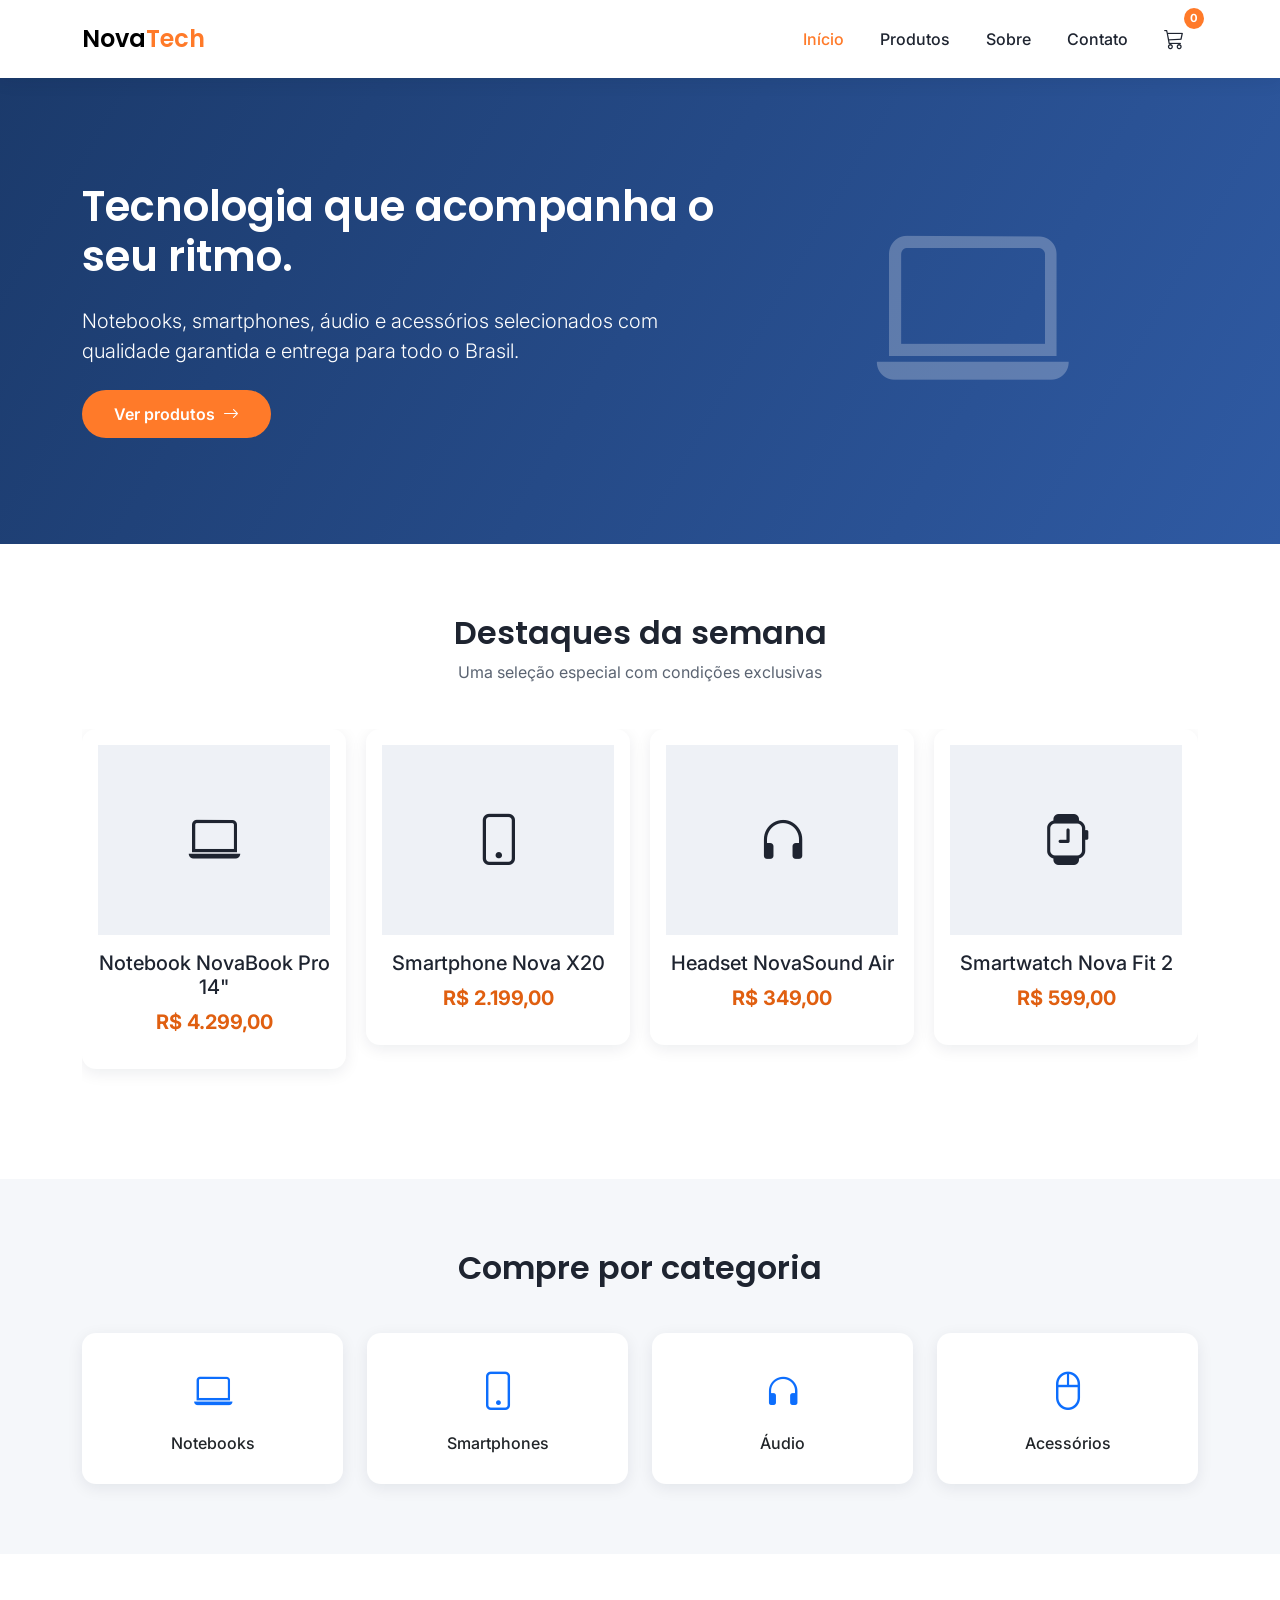
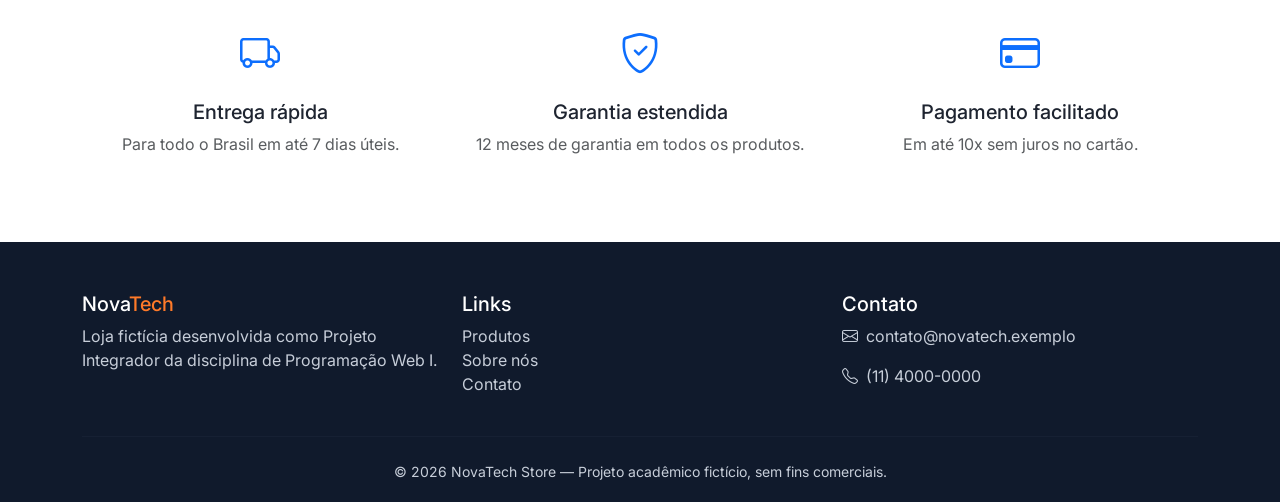
<file: novatech/index.html>
<!DOCTYPE html>
<html lang="pt-BR">
<head>
  <meta charset="UTF-8">
  <meta name="viewport" content="width=device-width, initial-scale=1.0">
  <title>NovaTech Store | Tecnologia para o seu dia a dia</title>
  <meta name="description" content="NovaTech Store - loja fictícia de eletrônicos. Notebooks, smartphones, áudio e acessórios com os melhores preços.">

  <!-- Bootstrap 5 -->
  <link href="https://cdn.jsdelivr.net/npm/bootstrap@5.3.3/dist/css/bootstrap.min.css" rel="stylesheet">
  <!-- Ícones -->
  <link rel="stylesheet" href="https://cdn.jsdelivr.net/npm/bootstrap-icons@1.11.3/font/bootstrap-icons.css">
  <!-- Swiper (carrossel - biblioteca externa) -->
  <link rel="stylesheet" href="https://cdn.jsdelivr.net/npm/swiper@11/swiper-bundle.min.css">
  <!-- Fontes -->
  <link rel="preconnect" href="https://fonts.googleapis.com">
  <link href="https://fonts.googleapis.com/css2?family=Poppins:wght@500;600;700&family=Inter:wght@400;500;600&display=swap" rel="stylesheet">
  <!-- CSS próprio -->
  <link rel="stylesheet" href="css/style.css">
</head>
<body>

  <!-- ===================== HEADER / NAVBAR ===================== -->
  <header>
    <nav class="navbar navbar-expand-lg navbar-nt py-3">
      <div class="container">
        <a class="navbar-brand logo-texto fs-4" href="index.html">Nova<span>Tech</span></a>
        <button class="navbar-toggler" type="button" data-bs-toggle="collapse" data-bs-target="#menuPrincipal">
          <span class="navbar-toggler-icon"></span>
        </button>
        <div class="collapse navbar-collapse" id="menuPrincipal">
          <ul class="navbar-nav ms-auto align-items-lg-center gap-lg-2">
            <li class="nav-item"><a class="nav-link active" href="index.html">Início</a></li>
            <li class="nav-item"><a class="nav-link" href="pages/produtos.html">Produtos</a></li>
            <li class="nav-item"><a class="nav-link" href="pages/sobre.html">Sobre</a></li>
            <li class="nav-item"><a class="nav-link" href="pages/contato.html">Contato</a></li>
            <li class="nav-item">
              <a class="nav-link carrinho-icone" href="pages/carrinho.html">
                <i class="bi bi-cart3 fs-5"></i>
                <span class="carrinho-badge" id="carrinho-contador">0</span>
              </a>
            </li>
          </ul>
        </div>
      </div>
    </nav>
  </header>

  <!-- ===================== HERO ===================== -->
  <section class="hero">
    <div class="container">
      <div class="row align-items-center">
        <div class="col-lg-7">
          <h1>Tecnologia que acompanha o seu ritmo.</h1>
          <p class="lead my-4">Notebooks, smartphones, áudio e acessórios selecionados com qualidade garantida e entrega para todo o Brasil.</p>
          <a href="pages/produtos.html" class="btn btn-destaque">Ver produtos <i class="bi bi-arrow-right ms-1"></i></a>
        </div>
        <div class="col-lg-5 text-center d-none d-lg-block">
          <i class="bi bi-laptop" style="font-size: 12rem; opacity:.25;"></i>
        </div>
      </div>
    </div>
  </section>

  <!-- ===================== CARROSSEL DE DESTAQUES ===================== -->
  <section class="secao bg-clara">
    <div class="container">
      <div class="secao-titulo">
        <h2>Destaques da semana</h2>
        <p>Uma seleção especial com condições exclusivas</p>
      </div>

      <div class="swiper swiper-destaques">
        <div class="swiper-wrapper">

          <div class="swiper-slide">
            <div class="card-produto p-3 text-center">
              <div class="produto-imagem mb-3"><i class="bi bi-laptop"></i></div>
              <h5>Notebook NovaBook Pro 14"</h5>
              <p class="preco">R$ 4.299,00</p>
            </div>
          </div>

          <div class="swiper-slide">
            <div class="card-produto p-3 text-center">
              <div class="produto-imagem mb-3"><i class="bi bi-phone"></i></div>
              <h5>Smartphone Nova X20</h5>
              <p class="preco">R$ 2.199,00</p>
            </div>
          </div>

          <div class="swiper-slide">
            <div class="card-produto p-3 text-center">
              <div class="produto-imagem mb-3"><i class="bi bi-headphones"></i></div>
              <h5>Headset NovaSound Air</h5>
              <p class="preco">R$ 349,00</p>
            </div>
          </div>

          <div class="swiper-slide">
            <div class="card-produto p-3 text-center">
              <div class="produto-imagem mb-3"><i class="bi bi-smartwatch"></i></div>
              <h5>Smartwatch Nova Fit 2</h5>
              <p class="preco">R$ 599,00</p>
            </div>
          </div>

        </div>
        <div class="swiper-pagination mt-3"></div>
      </div>
    </div>
  </section>

  <!-- ===================== CATEGORIAS ===================== -->
  <section class="secao">
    <div class="container">
      <div class="secao-titulo">
        <h2>Compre por categoria</h2>
      </div>
      <div class="row g-4">
        <div class="col-6 col-lg-3">
          <a href="pages/produtos.html#notebooks" class="text-decoration-none">
            <div class="card-valor">
              <div class="icone text-primary"><i class="bi bi-laptop"></i></div>
              <h6 class="text-dark mb-0">Notebooks</h6>
            </div>
          </a>
        </div>
        <div class="col-6 col-lg-3">
          <a href="pages/produtos.html#smartphones" class="text-decoration-none">
            <div class="card-valor">
              <div class="icone text-primary"><i class="bi bi-phone"></i></div>
              <h6 class="text-dark mb-0">Smartphones</h6>
            </div>
          </a>
        </div>
        <div class="col-6 col-lg-3">
          <a href="pages/produtos.html#audio" class="text-decoration-none">
            <div class="card-valor">
              <div class="icone text-primary"><i class="bi bi-headphones"></i></div>
              <h6 class="text-dark mb-0">Áudio</h6>
            </div>
          </a>
        </div>
        <div class="col-6 col-lg-3">
          <a href="pages/produtos.html#acessorios" class="text-decoration-none">
            <div class="card-valor">
              <div class="icone text-primary"><i class="bi bi-mouse2"></i></div>
              <h6 class="text-dark mb-0">Acessórios</h6>
            </div>
          </a>
        </div>
      </div>
    </div>
  </section>

  <!-- ===================== POR QUE COMPRAR ===================== -->
  <section class="secao bg-clara">
    <div class="container">
      <div class="row g-4 text-center">
        <div class="col-md-4">
          <i class="bi bi-truck fs-1 text-primary"></i>
          <h5 class="mt-3">Entrega rápida</h5>
          <p class="text-muted">Para todo o Brasil em até 7 dias úteis.</p>
        </div>
        <div class="col-md-4">
          <i class="bi bi-shield-check fs-1 text-primary"></i>
          <h5 class="mt-3">Garantia estendida</h5>
          <p class="text-muted">12 meses de garantia em todos os produtos.</p>
        </div>
        <div class="col-md-4">
          <i class="bi bi-credit-card fs-1 text-primary"></i>
          <h5 class="mt-3">Pagamento facilitado</h5>
          <p class="text-muted">Em até 10x sem juros no cartão.</p>
        </div>
      </div>
    </div>
  </section>

  <!-- ===================== FOOTER ===================== -->
  <footer>
    <div class="container">
      <div class="row g-4">
        <div class="col-md-4">
          <h5>Nova<span style="color:#ff7a29">Tech</span></h5>
          <p>Loja fictícia desenvolvida como Projeto Integrador da disciplina de Programação Web I.</p>
        </div>
        <div class="col-md-4">
          <h5>Links</h5>
          <ul class="list-unstyled">
            <li><a href="pages/produtos.html">Produtos</a></li>
            <li><a href="pages/sobre.html">Sobre nós</a></li>
            <li><a href="pages/contato.html">Contato</a></li>
          </ul>
        </div>
        <div class="col-md-4">
          <h5>Contato</h5>
          <p><i class="bi bi-envelope me-2"></i>contato@novatech.exemplo</p>
          <p><i class="bi bi-telephone me-2"></i>(11) 4000-0000</p>
        </div>
      </div>
      <hr class="my-4">
      <p class="text-center mb-0 small">&copy; 2026 NovaTech Store — Projeto acadêmico fictício, sem fins comerciais.</p>
    </div>
  </footer>

  <!-- Scripts -->
  <script src="https://cdn.jsdelivr.net/npm/bootstrap@5.3.3/dist/js/bootstrap.bundle.min.js"></script>
  <script src="https://code.jquery.com/jquery-3.7.1.min.js"></script>
  <script src="https://cdn.jsdelivr.net/npm/swiper@11/swiper-bundle.min.js"></script>
  <script src="js/carrinho.js"></script>
  <script src="js/script.js"></script>
</body>
</html>
</file>
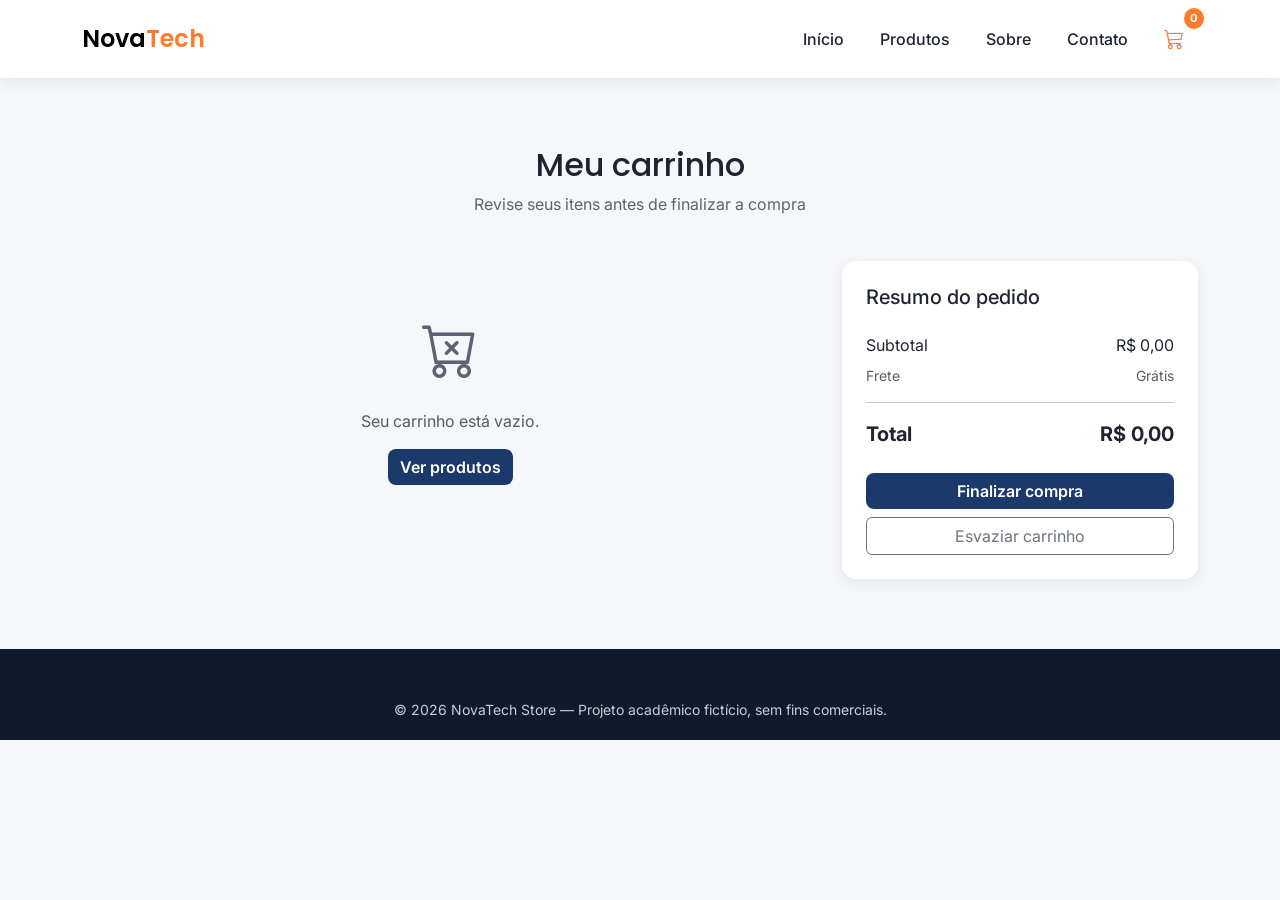
<file: novatech/pages/carrinho.html>
<!DOCTYPE html>
<html lang="pt-BR">
<head>
  <meta charset="UTF-8">
  <meta name="viewport" content="width=device-width, initial-scale=1.0">
  <title>Meu Carrinho | NovaTech Store</title>

  <link href="https://cdn.jsdelivr.net/npm/bootstrap@5.3.3/dist/css/bootstrap.min.css" rel="stylesheet">
  <link rel="stylesheet" href="https://cdn.jsdelivr.net/npm/bootstrap-icons@1.11.3/font/bootstrap-icons.css">
  <link href="https://fonts.googleapis.com/css2?family=Poppins:wght@500;600;700&family=Inter:wght@400;500;600&display=swap" rel="stylesheet">
  <link rel="stylesheet" href="../css/style.css">
</head>
<body>

  <header>
    <nav class="navbar navbar-expand-lg navbar-nt py-3">
      <div class="container">
        <a class="navbar-brand logo-texto fs-4" href="../index.html">Nova<span>Tech</span></a>
        <button class="navbar-toggler" type="button" data-bs-toggle="collapse" data-bs-target="#menuPrincipal">
          <span class="navbar-toggler-icon"></span>
        </button>
        <div class="collapse navbar-collapse" id="menuPrincipal">
          <ul class="navbar-nav ms-auto align-items-lg-center gap-lg-2">
            <li class="nav-item"><a class="nav-link" href="../index.html">Início</a></li>
            <li class="nav-item"><a class="nav-link" href="produtos.html">Produtos</a></li>
            <li class="nav-item"><a class="nav-link" href="sobre.html">Sobre</a></li>
            <li class="nav-item"><a class="nav-link" href="contato.html">Contato</a></li>
            <li class="nav-item">
              <a class="nav-link carrinho-icone active" href="carrinho.html">
                <i class="bi bi-cart3 fs-5"></i>
                <span class="carrinho-badge" id="carrinho-contador">0</span>
              </a>
            </li>
          </ul>
        </div>
      </div>
    </nav>
  </header>

  <section class="secao">
    <div class="container">
      <div class="secao-titulo">
        <h1 class="h2">Meu carrinho</h1>
        <p>Revise seus itens antes de finalizar a compra</p>
      </div>

      <div class="row g-4">
        <div class="col-lg-8">
          <div id="lista-carrinho"><!-- itens inseridos via JavaScript --></div>
          <div id="carrinho-vazio" class="text-center py-5 d-none">
            <i class="bi bi-cart-x" style="font-size: 3.5rem; color: var(--cor-texto-suave);"></i>
            <p class="mt-3 text-muted">Seu carrinho está vazio.</p>
            <a href="produtos.html" class="btn btn-adicionar">Ver produtos</a>
          </div>
        </div>

        <div class="col-lg-4">
          <div class="resumo-carrinho">
            <h5 class="mb-4">Resumo do pedido</h5>
            <div class="d-flex justify-content-between mb-2">
              <span>Subtotal</span>
              <span id="carrinho-subtotal">R$ 0,00</span>
            </div>
            <div class="d-flex justify-content-between mb-3 text-muted small">
              <span>Frete</span>
              <span>Grátis</span>
            </div>
            <hr>
            <div class="d-flex justify-content-between mb-4 fw-bold fs-5">
              <span>Total</span>
              <span id="carrinho-total">R$ 0,00</span>
            </div>
            <button class="btn btn-adicionar w-100 mb-2" id="btn-finalizar">Finalizar compra</button>
            <button class="btn btn-outline-secondary w-100" id="btn-limpar">Esvaziar carrinho</button>
          </div>
        </div>
      </div>
    </div>
  </section>

  <div class="toast-carrinho" id="toast-carrinho"></div>

  <footer>
    <div class="container">
      <p class="text-center mb-0 small">&copy; 2026 NovaTech Store — Projeto acadêmico fictício, sem fins comerciais.</p>
    </div>
  </footer>

  <script src="https://cdn.jsdelivr.net/npm/bootstrap@5.3.3/dist/js/bootstrap.bundle.min.js"></script>
  <script src="https://code.jquery.com/jquery-3.7.1.min.js"></script>
  <script src="../js/carrinho.js"></script>
  <script src="../js/script.js"></script>
</body>
</html>
</file>
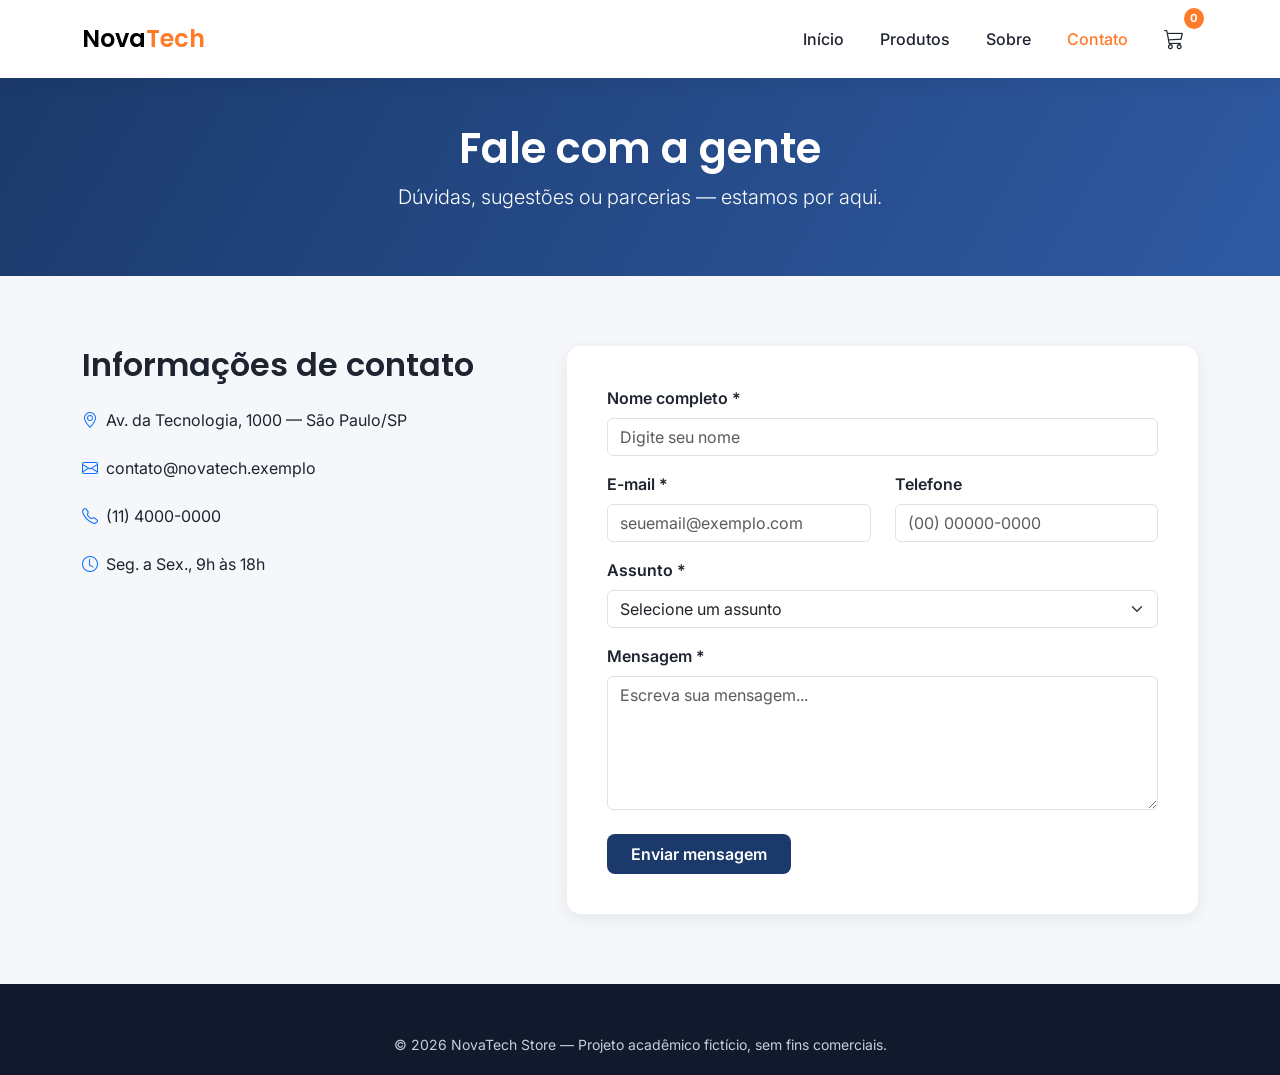
<file: novatech/pages/contato.html>
<!DOCTYPE html>
<html lang="pt-BR">
<head>
  <meta charset="UTF-8">
  <meta name="viewport" content="width=device-width, initial-scale=1.0">
  <title>Contato | NovaTech Store</title>

  <link href="https://cdn.jsdelivr.net/npm/bootstrap@5.3.3/dist/css/bootstrap.min.css" rel="stylesheet">
  <link rel="stylesheet" href="https://cdn.jsdelivr.net/npm/bootstrap-icons@1.11.3/font/bootstrap-icons.css">
  <link href="https://fonts.googleapis.com/css2?family=Poppins:wght@500;600;700&family=Inter:wght@400;500;600&display=swap" rel="stylesheet">
  <link rel="stylesheet" href="../css/style.css">
</head>
<body>

  <header>
    <nav class="navbar navbar-expand-lg navbar-nt py-3">
      <div class="container">
        <a class="navbar-brand logo-texto fs-4" href="../index.html">Nova<span>Tech</span></a>
        <button class="navbar-toggler" type="button" data-bs-toggle="collapse" data-bs-target="#menuPrincipal">
          <span class="navbar-toggler-icon"></span>
        </button>
        <div class="collapse navbar-collapse" id="menuPrincipal">
          <ul class="navbar-nav ms-auto align-items-lg-center gap-lg-2">
            <li class="nav-item"><a class="nav-link" href="../index.html">Início</a></li>
            <li class="nav-item"><a class="nav-link" href="produtos.html">Produtos</a></li>
            <li class="nav-item"><a class="nav-link" href="sobre.html">Sobre</a></li>
            <li class="nav-item"><a class="nav-link active" href="contato.html">Contato</a></li>
            <li class="nav-item">
              <a class="nav-link carrinho-icone" href="carrinho.html">
                <i class="bi bi-cart3 fs-5"></i>
                <span class="carrinho-badge" id="carrinho-contador">0</span>
              </a>
            </li>
          </ul>
        </div>
      </div>
    </nav>
  </header>

  <section class="hero py-5">
    <div class="container text-center">
      <h1>Fale com a gente</h1>
      <p class="lead">Dúvidas, sugestões ou parcerias — estamos por aqui.</p>
    </div>
  </section>

  <section class="secao">
    <div class="container">
      <div class="row g-5">

        <div class="col-lg-5">
          <h2 class="mb-4">Informações de contato</h2>
          <p class="mb-4"><i class="bi bi-geo-alt text-primary me-2"></i>Av. da Tecnologia, 1000 — São Paulo/SP</p>
          <p class="mb-4"><i class="bi bi-envelope text-primary me-2"></i>contato@novatech.exemplo</p>
          <p class="mb-4"><i class="bi bi-telephone text-primary me-2"></i>(11) 4000-0000</p>
          <p class="mb-4"><i class="bi bi-clock text-primary me-2"></i>Seg. a Sex., 9h às 18h</p>
        </div>

        <div class="col-lg-7">
          <form class="form-contato" id="form-contato" novalidate>

            <div id="mensagem-feedback" class="mensagem-feedback"></div>

            <div class="mb-3">
              <label for="nome" class="form-label">Nome completo *</label>
              <input type="text" class="form-control" id="nome" name="nome" placeholder="Digite seu nome">
              <div class="texto-erro" id="erro-nome">Por favor, informe seu nome completo (mínimo 3 caracteres).</div>
            </div>

            <div class="row">
              <div class="col-md-6 mb-3">
                <label for="email" class="form-label">E-mail *</label>
                <input type="email" class="form-control" id="email" name="email" placeholder="seuemail@exemplo.com">
                <div class="texto-erro" id="erro-email">Informe um e-mail válido.</div>
              </div>
              <div class="col-md-6 mb-3">
                <label for="telefone" class="form-label">Telefone</label>
                <input type="tel" class="form-control" id="telefone" name="telefone" placeholder="(00) 00000-0000">
              </div>
            </div>

            <div class="mb-3">
              <label for="assunto" class="form-label">Assunto *</label>
              <select class="form-select" id="assunto" name="assunto">
                <option value="" selected disabled>Selecione um assunto</option>
                <option value="duvida">Dúvida sobre produto</option>
                <option value="pedido">Acompanhamento de pedido</option>
                <option value="parceria">Parceria comercial</option>
                <option value="outro">Outro</option>
              </select>
              <div class="texto-erro" id="erro-assunto">Selecione um assunto.</div>
            </div>

            <div class="mb-4">
              <label for="mensagem" class="form-label">Mensagem *</label>
              <textarea class="form-control" id="mensagem" name="mensagem" rows="5" placeholder="Escreva sua mensagem..."></textarea>
              <div class="texto-erro" id="erro-mensagem">A mensagem deve ter pelo menos 10 caracteres.</div>
            </div>

            <button type="submit" class="btn btn-adicionar px-4 py-2">Enviar mensagem</button>
          </form>
        </div>

      </div>
    </div>
  </section>

  <footer>
    <div class="container">
      <p class="text-center mb-0 small">&copy; 2026 NovaTech Store — Projeto acadêmico fictício, sem fins comerciais.</p>
    </div>
  </footer>

  <script src="https://cdn.jsdelivr.net/npm/bootstrap@5.3.3/dist/js/bootstrap.bundle.min.js"></script>
  <script src="https://code.jquery.com/jquery-3.7.1.min.js"></script>
  <script src="../js/carrinho.js"></script>
  <script src="../js/script.js"></script>
</body>
</html>
</file>
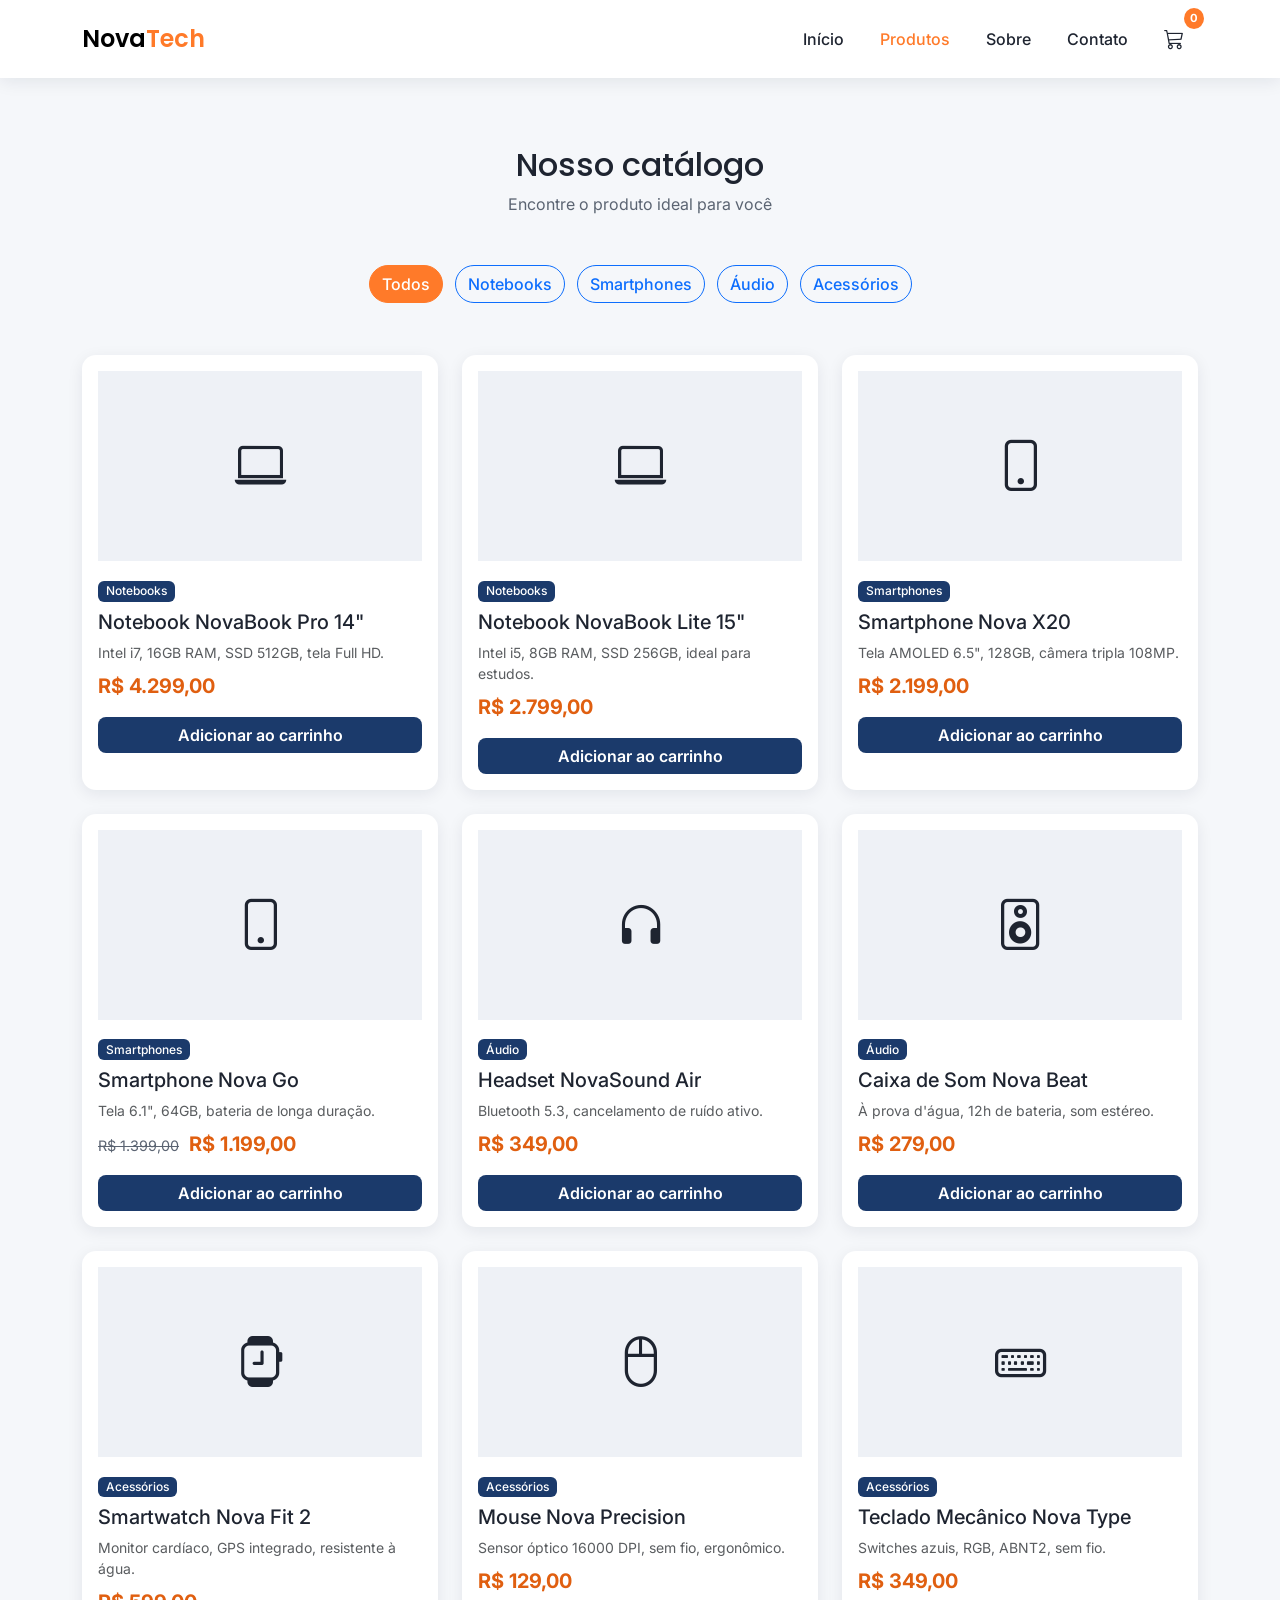
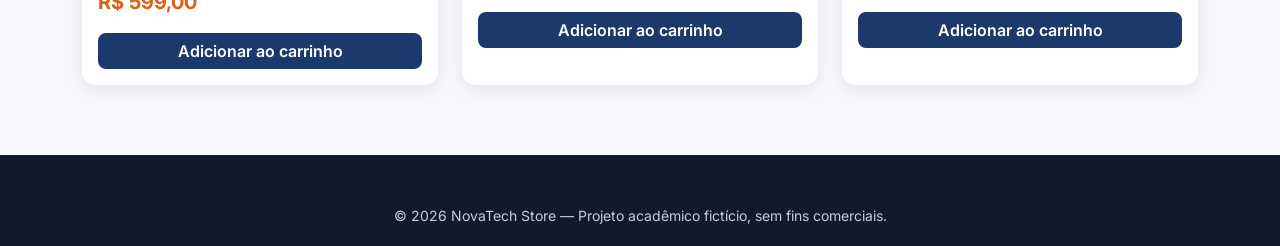
<file: novatech/pages/produtos.html>
<!DOCTYPE html>
<html lang="pt-BR">
<head>
  <meta charset="UTF-8">
  <meta name="viewport" content="width=device-width, initial-scale=1.0">
  <title>Produtos | NovaTech Store</title>

  <link href="https://cdn.jsdelivr.net/npm/bootstrap@5.3.3/dist/css/bootstrap.min.css" rel="stylesheet">
  <link rel="stylesheet" href="https://cdn.jsdelivr.net/npm/bootstrap-icons@1.11.3/font/bootstrap-icons.css">
  <link href="https://fonts.googleapis.com/css2?family=Poppins:wght@500;600;700&family=Inter:wght@400;500;600&display=swap" rel="stylesheet">
  <link rel="stylesheet" href="../css/style.css">
</head>
<body>

  <header>
    <nav class="navbar navbar-expand-lg navbar-nt py-3">
      <div class="container">
        <a class="navbar-brand logo-texto fs-4" href="../index.html">Nova<span>Tech</span></a>
        <button class="navbar-toggler" type="button" data-bs-toggle="collapse" data-bs-target="#menuPrincipal">
          <span class="navbar-toggler-icon"></span>
        </button>
        <div class="collapse navbar-collapse" id="menuPrincipal">
          <ul class="navbar-nav ms-auto align-items-lg-center gap-lg-2">
            <li class="nav-item"><a class="nav-link" href="../index.html">Início</a></li>
            <li class="nav-item"><a class="nav-link active" href="produtos.html">Produtos</a></li>
            <li class="nav-item"><a class="nav-link" href="sobre.html">Sobre</a></li>
            <li class="nav-item"><a class="nav-link" href="contato.html">Contato</a></li>
            <li class="nav-item">
              <a class="nav-link carrinho-icone" href="carrinho.html">
                <i class="bi bi-cart3 fs-5"></i>
                <span class="carrinho-badge" id="carrinho-contador">0</span>
              </a>
            </li>
          </ul>
        </div>
      </div>
    </nav>
  </header>

  <section class="secao">
    <div class="container">
      <div class="secao-titulo">
        <h1 class="h2">Nosso catálogo</h1>
        <p>Encontre o produto ideal para você</p>
      </div>

      <!-- Filtros -->
      <div class="filtros-categoria text-center mb-5" id="filtros">
        <button class="btn btn-outline-primary ativo" data-filtro="todos">Todos</button>
        <button class="btn btn-outline-primary" data-filtro="notebooks">Notebooks</button>
        <button class="btn btn-outline-primary" data-filtro="smartphones">Smartphones</button>
        <button class="btn btn-outline-primary" data-filtro="audio">Áudio</button>
        <button class="btn btn-outline-primary" data-filtro="acessorios">Acessórios</button>
      </div>

      <div class="row g-4" id="lista-produtos">

        <div class="col-sm-6 col-lg-4 item-produto" data-categoria="notebooks">
          <div class="card-produto p-3" data-id="1" data-nome="Notebook NovaBook Pro 14&quot;" data-preco="4299">
            <div class="produto-imagem mb-3"><i class="bi bi-laptop"></i></div>
            <span class="badge badge-categoria mb-2">Notebooks</span>
            <h5>Notebook NovaBook Pro 14"</h5>
            <p class="text-muted small mb-2">Intel i7, 16GB RAM, SSD 512GB, tela Full HD.</p>
            <p class="mb-3"><span class="preco">R$ 4.299,00</span></p>
            <button class="btn btn-adicionar w-100">Adicionar ao carrinho</button>
          </div>
        </div>

        <div class="col-sm-6 col-lg-4 item-produto" data-categoria="notebooks">
          <div class="card-produto p-3" data-id="2" data-nome="Notebook NovaBook Lite 15&quot;" data-preco="2799">
            <div class="produto-imagem mb-3"><i class="bi bi-laptop"></i></div>
            <span class="badge badge-categoria mb-2">Notebooks</span>
            <h5>Notebook NovaBook Lite 15"</h5>
            <p class="text-muted small mb-2">Intel i5, 8GB RAM, SSD 256GB, ideal para estudos.</p>
            <p class="mb-3"><span class="preco">R$ 2.799,00</span></p>
            <button class="btn btn-adicionar w-100">Adicionar ao carrinho</button>
          </div>
        </div>

        <div class="col-sm-6 col-lg-4 item-produto" data-categoria="smartphones">
          <div class="card-produto p-3" data-id="3" data-nome="Smartphone Nova X20" data-preco="2199">
            <div class="produto-imagem mb-3"><i class="bi bi-phone"></i></div>
            <span class="badge badge-categoria mb-2">Smartphones</span>
            <h5>Smartphone Nova X20</h5>
            <p class="text-muted small mb-2">Tela AMOLED 6.5", 128GB, câmera tripla 108MP.</p>
            <p class="mb-3"><span class="preco">R$ 2.199,00</span></p>
            <button class="btn btn-adicionar w-100">Adicionar ao carrinho</button>
          </div>
        </div>

        <div class="col-sm-6 col-lg-4 item-produto" data-categoria="smartphones">
          <div class="card-produto p-3" data-id="4" data-nome="Smartphone Nova Go" data-preco="1199">
            <div class="produto-imagem mb-3"><i class="bi bi-phone"></i></div>
            <span class="badge badge-categoria mb-2">Smartphones</span>
            <h5>Smartphone Nova Go</h5>
            <p class="text-muted small mb-2">Tela 6.1", 64GB, bateria de longa duração.</p>
            <p class="mb-3">
              <span class="preco-antigo">R$ 1.399,00</span>
              <span class="preco">R$ 1.199,00</span>
            </p>
            <button class="btn btn-adicionar w-100">Adicionar ao carrinho</button>
          </div>
        </div>

        <div class="col-sm-6 col-lg-4 item-produto" data-categoria="audio">
          <div class="card-produto p-3" data-id="5" data-nome="Headset NovaSound Air" data-preco="349">
            <div class="produto-imagem mb-3"><i class="bi bi-headphones"></i></div>
            <span class="badge badge-categoria mb-2">Áudio</span>
            <h5>Headset NovaSound Air</h5>
            <p class="text-muted small mb-2">Bluetooth 5.3, cancelamento de ruído ativo.</p>
            <p class="mb-3"><span class="preco">R$ 349,00</span></p>
            <button class="btn btn-adicionar w-100">Adicionar ao carrinho</button>
          </div>
        </div>

        <div class="col-sm-6 col-lg-4 item-produto" data-categoria="audio">
          <div class="card-produto p-3" data-id="6" data-nome="Caixa de Som Nova Beat" data-preco="279">
            <div class="produto-imagem mb-3"><i class="bi bi-speaker"></i></div>
            <span class="badge badge-categoria mb-2">Áudio</span>
            <h5>Caixa de Som Nova Beat</h5>
            <p class="text-muted small mb-2">À prova d'água, 12h de bateria, som estéreo.</p>
            <p class="mb-3"><span class="preco">R$ 279,00</span></p>
            <button class="btn btn-adicionar w-100">Adicionar ao carrinho</button>
          </div>
        </div>

        <div class="col-sm-6 col-lg-4 item-produto" data-categoria="acessorios">
          <div class="card-produto p-3" data-id="7" data-nome="Smartwatch Nova Fit 2" data-preco="599">
            <div class="produto-imagem mb-3"><i class="bi bi-smartwatch"></i></div>
            <span class="badge badge-categoria mb-2">Acessórios</span>
            <h5>Smartwatch Nova Fit 2</h5>
            <p class="text-muted small mb-2">Monitor cardíaco, GPS integrado, resistente à água.</p>
            <p class="mb-3"><span class="preco">R$ 599,00</span></p>
            <button class="btn btn-adicionar w-100">Adicionar ao carrinho</button>
          </div>
        </div>

        <div class="col-sm-6 col-lg-4 item-produto" data-categoria="acessorios">
          <div class="card-produto p-3" data-id="8" data-nome="Mouse Nova Precision" data-preco="129">
            <div class="produto-imagem mb-3"><i class="bi bi-mouse2"></i></div>
            <span class="badge badge-categoria mb-2">Acessórios</span>
            <h5>Mouse Nova Precision</h5>
            <p class="text-muted small mb-2">Sensor óptico 16000 DPI, sem fio, ergonômico.</p>
            <p class="mb-3"><span class="preco">R$ 129,00</span></p>
            <button class="btn btn-adicionar w-100">Adicionar ao carrinho</button>
          </div>
        </div>

        <div class="col-sm-6 col-lg-4 item-produto" data-categoria="acessorios">
          <div class="card-produto p-3" data-id="9" data-nome="Teclado Mecânico Nova Type" data-preco="349">
            <div class="produto-imagem mb-3"><i class="bi bi-keyboard"></i></div>
            <span class="badge badge-categoria mb-2">Acessórios</span>
            <h5>Teclado Mecânico Nova Type</h5>
            <p class="text-muted small mb-2">Switches azuis, RGB, ABNT2, sem fio.</p>
            <p class="mb-3"><span class="preco">R$ 349,00</span></p>
            <button class="btn btn-adicionar w-100">Adicionar ao carrinho</button>
          </div>
        </div>

      </div>

      <p class="text-center text-muted mt-5 d-none" id="msg-vazio">Nenhum produto encontrado para esta categoria.</p>
    </div>
  </section>

  <footer>
    <div class="container">
      <p class="text-center mb-0 small">&copy; 2026 NovaTech Store — Projeto acadêmico fictício, sem fins comerciais.</p>
    </div>
  </footer>

  <script src="https://cdn.jsdelivr.net/npm/bootstrap@5.3.3/dist/js/bootstrap.bundle.min.js"></script>
  <script src="https://code.jquery.com/jquery-3.7.1.min.js"></script>
  <script src="../js/carrinho.js"></script>
  <script src="../js/script.js"></script>
</body>
</html>
</file>
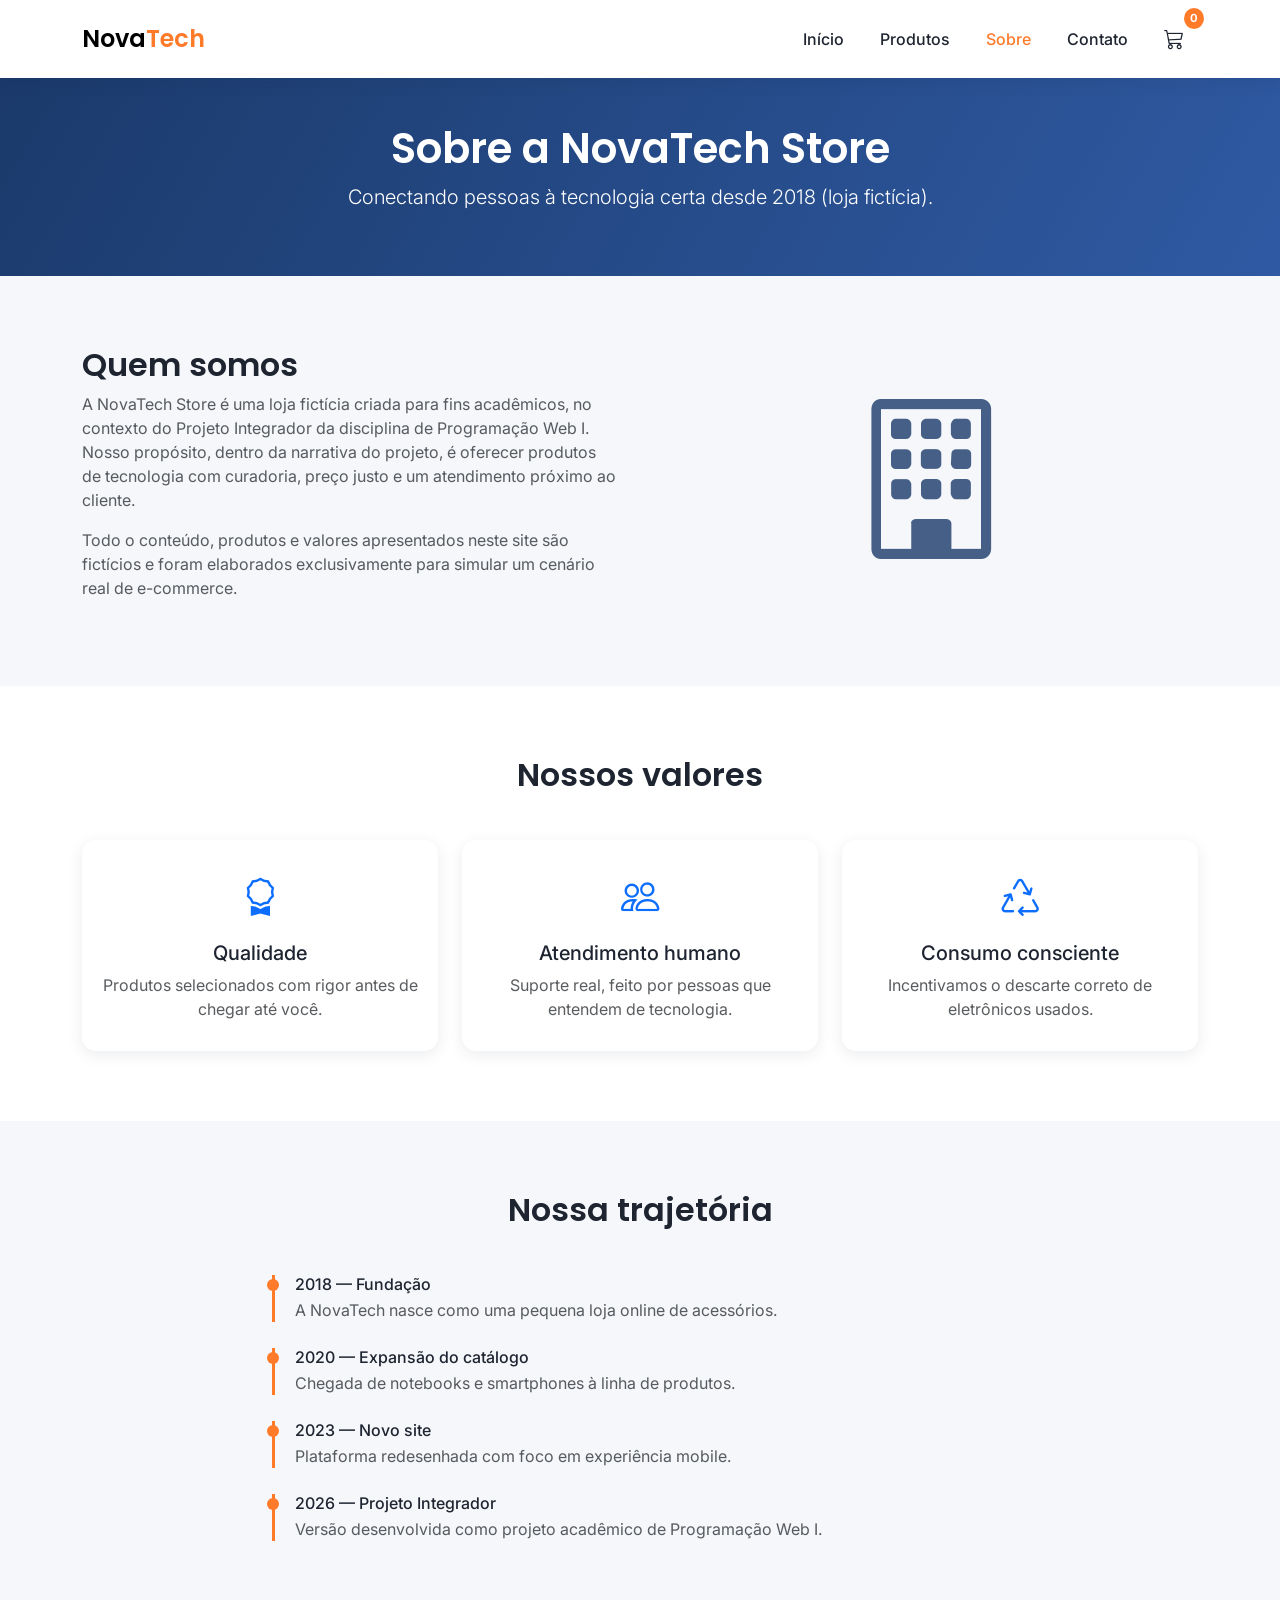
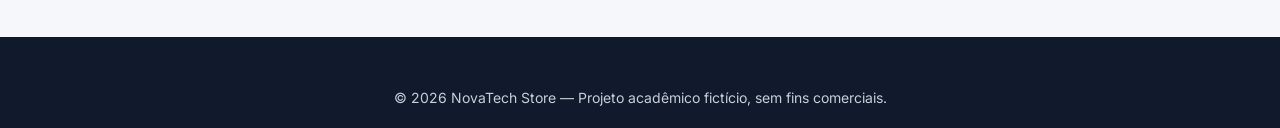
<file: novatech/pages/sobre.html>
<!DOCTYPE html>
<html lang="pt-BR">
<head>
  <meta charset="UTF-8">
  <meta name="viewport" content="width=device-width, initial-scale=1.0">
  <title>Sobre nós | NovaTech Store</title>

  <link href="https://cdn.jsdelivr.net/npm/bootstrap@5.3.3/dist/css/bootstrap.min.css" rel="stylesheet">
  <link rel="stylesheet" href="https://cdn.jsdelivr.net/npm/bootstrap-icons@1.11.3/font/bootstrap-icons.css">
  <link href="https://fonts.googleapis.com/css2?family=Poppins:wght@500;600;700&family=Inter:wght@400;500;600&display=swap" rel="stylesheet">
  <link rel="stylesheet" href="../css/style.css">
</head>
<body>

  <header>
    <nav class="navbar navbar-expand-lg navbar-nt py-3">
      <div class="container">
        <a class="navbar-brand logo-texto fs-4" href="../index.html">Nova<span>Tech</span></a>
        <button class="navbar-toggler" type="button" data-bs-toggle="collapse" data-bs-target="#menuPrincipal">
          <span class="navbar-toggler-icon"></span>
        </button>
        <div class="collapse navbar-collapse" id="menuPrincipal">
          <ul class="navbar-nav ms-auto align-items-lg-center gap-lg-2">
            <li class="nav-item"><a class="nav-link" href="../index.html">Início</a></li>
            <li class="nav-item"><a class="nav-link" href="produtos.html">Produtos</a></li>
            <li class="nav-item"><a class="nav-link active" href="sobre.html">Sobre</a></li>
            <li class="nav-item"><a class="nav-link" href="contato.html">Contato</a></li>
            <li class="nav-item">
              <a class="nav-link carrinho-icone" href="carrinho.html">
                <i class="bi bi-cart3 fs-5"></i>
                <span class="carrinho-badge" id="carrinho-contador">0</span>
              </a>
            </li>
          </ul>
        </div>
      </div>
    </nav>
  </header>

  <section class="hero py-5">
    <div class="container text-center">
      <h1>Sobre a NovaTech Store</h1>
      <p class="lead">Conectando pessoas à tecnologia certa desde 2018 (loja fictícia).</p>
    </div>
  </section>

  <section class="secao">
    <div class="container">
      <div class="row align-items-center g-5">
        <div class="col-lg-6">
          <h2>Quem somos</h2>
          <p class="text-muted">A NovaTech Store é uma loja fictícia criada para fins acadêmicos, no contexto do Projeto Integrador da disciplina de Programação Web I. Nosso propósito, dentro da narrativa do projeto, é oferecer produtos de tecnologia com curadoria, preço justo e um atendimento próximo ao cliente.</p>
          <p class="text-muted">Todo o conteúdo, produtos e valores apresentados neste site são fictícios e foram elaborados exclusivamente para simular um cenário real de e-commerce.</p>
        </div>
        <div class="col-lg-6 text-center">
          <i class="bi bi-building" style="font-size: 10rem; color: var(--cor-primaria); opacity: .8;"></i>
        </div>
      </div>
    </div>
  </section>

  <section class="secao bg-clara">
    <div class="container">
      <div class="secao-titulo">
        <h2>Nossos valores</h2>
      </div>
      <div class="row g-4">
        <div class="col-md-4">
          <div class="card-valor">
            <div class="icone text-primary"><i class="bi bi-award"></i></div>
            <h5>Qualidade</h5>
            <p class="text-muted mb-0">Produtos selecionados com rigor antes de chegar até você.</p>
          </div>
        </div>
        <div class="col-md-4">
          <div class="card-valor">
            <div class="icone text-primary"><i class="bi bi-people"></i></div>
            <h5>Atendimento humano</h5>
            <p class="text-muted mb-0">Suporte real, feito por pessoas que entendem de tecnologia.</p>
          </div>
        </div>
        <div class="col-md-4">
          <div class="card-valor">
            <div class="icone text-primary"><i class="bi bi-recycle"></i></div>
            <h5>Consumo consciente</h5>
            <p class="text-muted mb-0">Incentivamos o descarte correto de eletrônicos usados.</p>
          </div>
        </div>
      </div>
    </div>
  </section>

  <section class="secao">
    <div class="container">
      <div class="secao-titulo">
        <h2>Nossa trajetória</h2>
      </div>
      <div class="row justify-content-center">
        <div class="col-lg-8">
          <div class="timeline-item">
            <h6 class="mb-1">2018 — Fundação</h6>
            <p class="text-muted mb-0">A NovaTech nasce como uma pequena loja online de acessórios.</p>
          </div>
          <div class="timeline-item">
            <h6 class="mb-1">2020 — Expansão do catálogo</h6>
            <p class="text-muted mb-0">Chegada de notebooks e smartphones à linha de produtos.</p>
          </div>
          <div class="timeline-item">
            <h6 class="mb-1">2023 — Novo site</h6>
            <p class="text-muted mb-0">Plataforma redesenhada com foco em experiência mobile.</p>
          </div>
          <div class="timeline-item">
            <h6 class="mb-1">2026 — Projeto Integrador</h6>
            <p class="text-muted mb-0">Versão desenvolvida como projeto acadêmico de Programação Web I.</p>
          </div>
        </div>
      </div>
    </div>
  </section>

  <footer>
    <div class="container">
      <p class="text-center mb-0 small">&copy; 2026 NovaTech Store — Projeto acadêmico fictício, sem fins comerciais.</p>
    </div>
  </footer>

  <script src="https://cdn.jsdelivr.net/npm/bootstrap@5.3.3/dist/js/bootstrap.bundle.min.js"></script>
  <script src="https://code.jquery.com/jquery-3.7.1.min.js"></script>
  <script src="../js/carrinho.js"></script>
  <script src="../js/script.js"></script>
</body>
</html>
</file>
<file: novatech/css/style.css>
/* =========================================================
   NovaTech Store — style.css
   Folha de estilos própria (complementa o Bootstrap)
   ========================================================= */

:root {
  --cor-primaria: #1b3a6b;
  --cor-primaria-clara: #2f5aa3;
  --cor-destaque: #ff7a29;
  --cor-destaque-escuro: #e05f10;
  --cor-fundo: #f5f7fa;
  --cor-texto: #1e2430;
  --cor-texto-suave: #5b6472;
  --cor-branco: #ffffff;
  --sombra: 0 4px 16px rgba(15, 25, 45, 0.08);
  --radius: 14px;
  --fonte-titulo: 'Poppins', 'Segoe UI', sans-serif;
  --fonte-texto: 'Inter', 'Segoe UI', sans-serif;
}

* { box-sizing: border-box; }

body {
  font-family: var(--fonte-texto);
  color: var(--cor-texto);
  background-color: var(--cor-fundo);
  margin: 0;
  padding-top: 76px; /* espaço para navbar fixa */
}

h1, h2, h3, h4, .navbar-brand, .logo-texto {
  font-family: var(--fonte-titulo);
  font-weight: 600;
}

a { text-decoration: none; }

/* ---------- NAVBAR ---------- */
.navbar-nt {
  background-color: var(--cor-branco);
  box-shadow: var(--sombra);
  position: fixed;
  top: 0;
  width: 100%;
  z-index: 1000;
}

.navbar-nt .nav-link {
  color: var(--cor-texto) !important;
  font-weight: 500;
  margin: 0 6px;
  position: relative;
}

.navbar-nt .nav-link.active,
.navbar-nt .nav-link:hover {
  color: var(--cor-destaque) !important;
}

.logo-texto span { color: var(--cor-destaque); }

.carrinho-icone {
  position: relative;
}

.carrinho-badge {
  position: absolute;
  top: -8px;
  right: -12px;
  background: var(--cor-destaque);
  color: #fff;
  font-size: 0.7rem;
  font-weight: 700;
  border-radius: 50%;
  padding: 2px 6px;
  min-width: 20px;
  text-align: center;
}

/* ---------- HERO ---------- */
.hero {
  background: linear-gradient(120deg, var(--cor-primaria) 0%, var(--cor-primaria-clara) 100%);
  color: #fff;
  padding: 90px 0;
}

.hero h1 { font-size: 2.6rem; }

.hero .btn-destaque {
  background-color: var(--cor-destaque);
  border: none;
  color: #fff;
  padding: 12px 32px;
  border-radius: 50px;
  font-weight: 600;
  transition: background-color .2s ease, transform .2s ease;
}

.hero .btn-destaque:hover {
  background-color: var(--cor-destaque-escuro);
  transform: translateY(-2px);
  color: #fff;
}

/* ---------- SEÇÕES GERAIS ---------- */
.secao { padding: 70px 0; }
.secao-titulo {
  text-align: center;
  margin-bottom: 45px;
}
.secao-titulo p { color: var(--cor-texto-suave); }

.bg-clara { background-color: var(--cor-branco); }

/* ---------- CARDS DE PRODUTO ---------- */
.card-produto {
  border: none;
  border-radius: var(--radius);
  overflow: hidden;
  box-shadow: var(--sombra);
  transition: transform .25s ease, box-shadow .25s ease;
  height: 100%;
  background: var(--cor-branco);
}

.card-produto:hover {
  transform: translateY(-6px);
  box-shadow: 0 10px 26px rgba(15, 25, 45, 0.14);
}

.card-produto .produto-imagem {
  height: 190px;
  display: flex;
  align-items: center;
  justify-content: center;
  background: #eef1f6;
  font-size: 3.2rem;
}

.card-produto .badge-categoria {
  background-color: var(--cor-primaria);
  font-weight: 500;
}

.card-produto .preco {
  color: var(--cor-destaque-escuro);
  font-weight: 700;
  font-size: 1.25rem;
}

.card-produto .preco-antigo {
  text-decoration: line-through;
  color: var(--cor-texto-suave);
  font-size: .9rem;
  margin-right: 6px;
}

.btn-adicionar {
  background-color: var(--cor-primaria);
  color: #fff;
  border: none;
  border-radius: 8px;
  font-weight: 600;
  transition: background-color .2s ease;
}

.btn-adicionar:hover { background-color: var(--cor-primaria-clara); color: #fff; }

/* ---------- FILTROS (catálogo) ---------- */
.filtros-categoria .btn {
  border-radius: 50px;
  margin: 4px;
  font-weight: 500;
}

.filtros-categoria .btn.ativo,
.filtros-categoria .btn:focus {
  background-color: var(--cor-destaque);
  color: #fff;
  border-color: var(--cor-destaque);
}

/* ---------- CARRINHO ---------- */
.item-carrinho {
  background: var(--cor-branco);
  border-radius: var(--radius);
  box-shadow: var(--sombra);
  padding: 18px;
  margin-bottom: 16px;
}

.item-carrinho .miniatura {
  width: 70px;
  height: 70px;
  border-radius: 10px;
  background: #eef1f6;
  display: flex;
  align-items: center;
  justify-content: center;
  font-size: 1.8rem;
}

.resumo-carrinho {
  background: var(--cor-branco);
  border-radius: var(--radius);
  box-shadow: var(--sombra);
  padding: 24px;
  position: sticky;
  top: 100px;
}

/* ---------- FORMULÁRIO DE CONTATO ---------- */
.form-contato {
  background: var(--cor-branco);
  border-radius: var(--radius);
  box-shadow: var(--sombra);
  padding: 40px;
}

.form-contato .form-label { font-weight: 600; }

.form-contato .form-control:focus,
.form-contato .form-select:focus {
  border-color: var(--cor-destaque);
  box-shadow: 0 0 0 0.2rem rgba(255, 122, 41, .18);
}

.mensagem-feedback {
  border-radius: 10px;
  padding: 14px 18px;
  font-weight: 500;
  display: none;
}

.mensagem-feedback.sucesso {
  background-color: #e5f7ec;
  color: #1c7c40;
  display: block;
}

.mensagem-feedback.erro {
  background-color: #fdeaea;
  color: #c3312f;
  display: block;
}

.campo-invalido { border-color: #c3312f !important; }
.texto-erro { color: #c3312f; font-size: .85rem; margin-top: 4px; display: none; }

/* ---------- CARD "SOBRE" / VALORES ---------- */
.card-valor {
  text-align: center;
  padding: 30px 20px;
  border-radius: var(--radius);
  background: var(--cor-branco);
  box-shadow: var(--sombra);
  height: 100%;
}

.card-valor .icone {
  font-size: 2.4rem;
  margin-bottom: 14px;
}

/* ---------- TIMELINE (sobre.html) ---------- */
.timeline-item {
  border-left: 3px solid var(--cor-destaque);
  padding-left: 20px;
  margin-bottom: 26px;
  position: relative;
}

.timeline-item::before {
  content: '';
  width: 12px;
  height: 12px;
  border-radius: 50%;
  background: var(--cor-destaque);
  position: absolute;
  left: -8px;
  top: 4px;
}

/* ---------- FOOTER ---------- */
footer {
  background-color: #101a2c;
  color: #c7ced9;
  padding: 50px 0 20px;
}

footer h5 { color: #fff; }
footer a { color: #c7ced9; }
footer a:hover { color: var(--cor-destaque); }
footer hr { border-color: #29334a; }

/* ---------- CARROSSEL SWIPER (home) ---------- */
.swiper-destaques {
  padding-bottom: 40px;
}
.swiper-destaques .swiper-pagination-bullet-active {
  background: var(--cor-destaque);
}

/* ---------- UTILIDADES / ANIMAÇÕES ---------- */
.toast-carrinho {
  position: fixed;
  bottom: 24px;
  right: 24px;
  background: var(--cor-primaria);
  color: #fff;
  padding: 14px 22px;
  border-radius: 10px;
  box-shadow: var(--sombra);
  z-index: 2000;
  display: none;
}

/* ---------- RESPONSIVIDADE ---------- */
@media (max-width: 991px) {
  .hero { padding: 60px 0; text-align: center; }
  .hero h1 { font-size: 2.1rem; }
  .resumo-carrinho { position: static; margin-top: 20px; }
}

@media (max-width: 576px) {
  body { padding-top: 66px; }
  .secao { padding: 45px 0; }
  .form-contato { padding: 24px; }
  .hero h1 { font-size: 1.7rem; }
}
</file>
